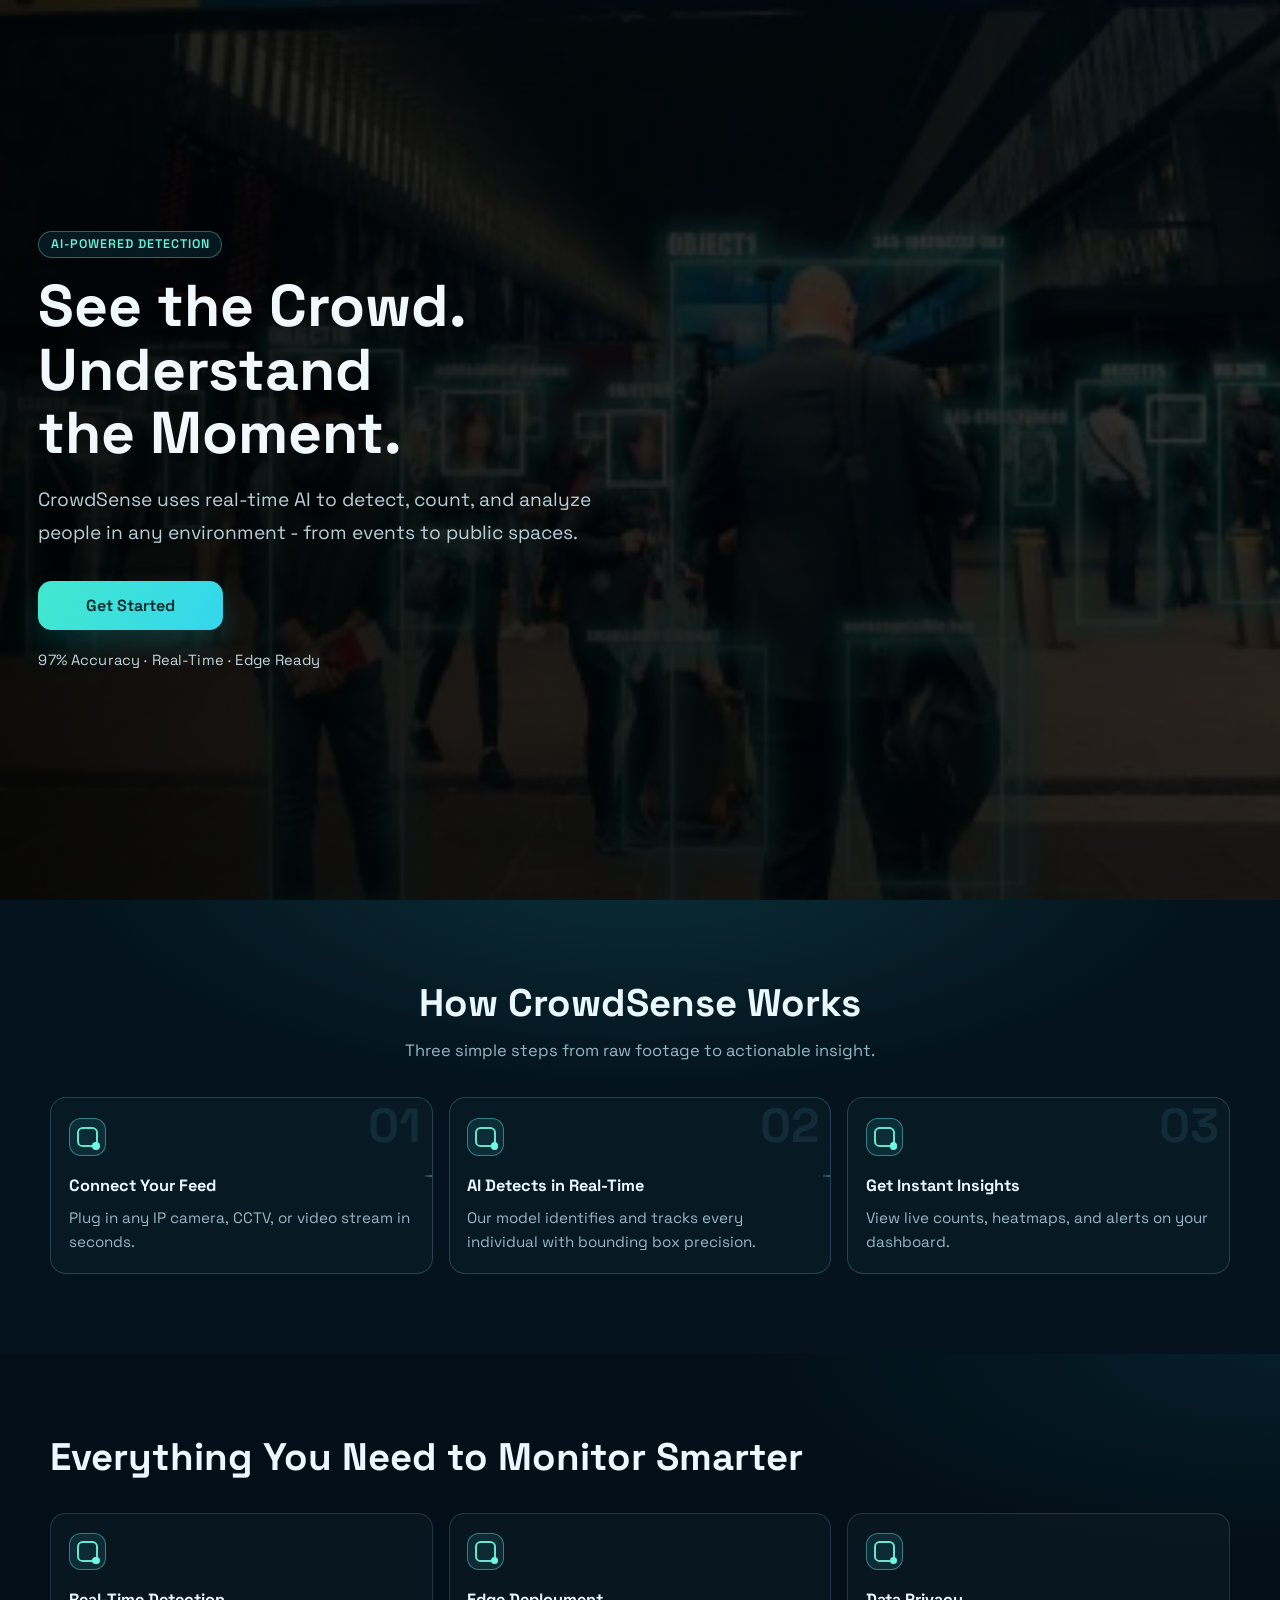
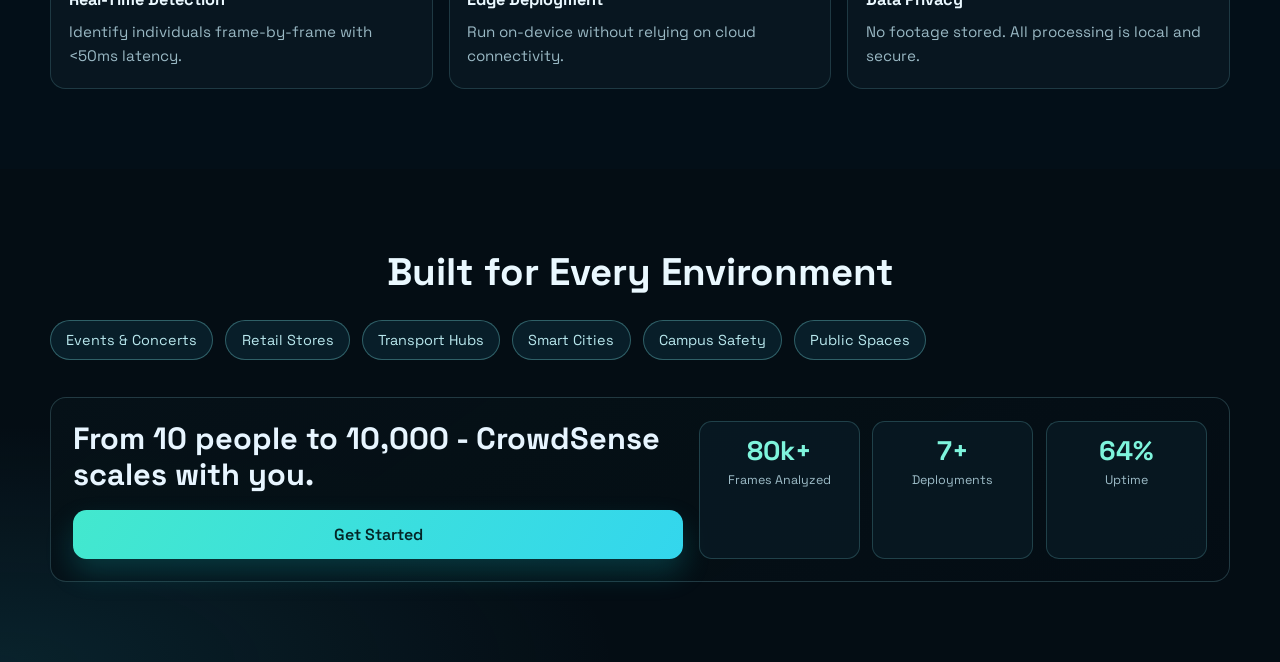
<file: Group5_Main/frontend_GrpNo.5/index.html>
<!DOCTYPE html>
<html lang="en">
  <head>
    <meta charset="UTF-8" />
    <meta name="viewport" content="width=device-width, initial-scale=1.0" />
    <title>CrowdSense - AI Crowd Detection</title>
    <link rel="preconnect" href="https://fonts.googleapis.com" />
    <link rel="preconnect" href="https://fonts.gstatic.com" crossorigin />
    <link
      href="https://fonts.googleapis.com/css2?family=Space+Grotesk:wght@400;500;600;700&display=swap"
      rel="stylesheet"
    />
    <link rel="stylesheet" href="styles.css" />
  </head>
  <body class="landing-body">
    <section class="landing-hero" aria-label="CrowdSense Hero Section">
      <div class="landing-content">
        <p class="landing-eyebrow">AI-Powered Detection</p>
        <h1 class="landing-title">See the Crowd. Understand the Moment.</h1>
        <p class="landing-subtitle">
          CrowdSense uses real-time AI to detect, count, and analyze people in any
          environment - from events to public spaces.
        </p>

        <div class="landing-actions">
          <a class="landing-btn landing-btn-primary" href="signup.html">Get Started</a>
        </div>

        <p class="landing-stats">97% Accuracy · Real-Time · Edge Ready</p>
      </div>
    </section>

    <section class="landing-section landing-section-works" aria-label="How CrowdSense Works">
      <div class="landing-wrap">
        <h2 class="landing-section-title center reveal">How CrowdSense Works</h2>
        <p class="landing-section-sub center reveal">Three simple steps from raw footage to actionable insight.</p>

        <div class="works-grid">
          <article class="works-card reveal">
            <span class="works-step-watermark">01</span>
            <span class="works-icon works-icon-feed" aria-hidden="true"></span>
            <h3>Connect Your Feed</h3>
            <p>Plug in any IP camera, CCTV, or video stream in seconds.</p>
          </article>

          <article class="works-card reveal">
            <span class="works-step-watermark">02</span>
            <span class="works-icon works-icon-ai" aria-hidden="true"></span>
            <h3>AI Detects in Real-Time</h3>
            <p>Our model identifies and tracks every individual with bounding box precision.</p>
          </article>

          <article class="works-card reveal">
            <span class="works-step-watermark">03</span>
            <span class="works-icon works-icon-insight" aria-hidden="true"></span>
            <h3>Get Instant Insights</h3>
            <p>View live counts, heatmaps, and alerts on your dashboard.</p>
          </article>
        </div>
      </div>
    </section>

    <section class="landing-section landing-section-features" aria-label="CrowdSense Features">
      <div class="landing-wrap">
        <h2 class="landing-section-title reveal">Everything You Need to Monitor Smarter</h2>

        <div class="features-grid">
          <article class="feature-card reveal">
            <span class="feature-icon feature-icon-1" aria-hidden="true"></span>
            <h3>Real-Time Detection</h3>
            <p>Identify individuals frame-by-frame with &lt;50ms latency.</p>
          </article>

          <article class="feature-card reveal">
            <span class="feature-icon feature-icon-5" aria-hidden="true"></span>
            <h3>Edge Deployment</h3>
            <p>Run on-device without relying on cloud connectivity.</p>
          </article>

          <article class="feature-card reveal">
            <span class="feature-icon feature-icon-6" aria-hidden="true"></span>
            <h3>Data Privacy</h3>
            <p>No footage stored. All processing is local and secure.</p>
          </article>
        </div>
      </div>
    </section>

    <section class="landing-section landing-section-usecases" aria-label="CrowdSense Use Cases">
      <div class="landing-wrap">
        <h2 class="landing-section-title center reveal">Built for Every Environment</h2>

        <div class="usecase-row" role="list" aria-label="Use Cases">
          <span class="usecase-pill reveal" role="listitem">Events &amp; Concerts</span>
          <span class="usecase-pill reveal" role="listitem">Retail Stores</span>
          <span class="usecase-pill reveal" role="listitem">Transport Hubs</span>
          <span class="usecase-pill reveal" role="listitem">Smart Cities</span>
          <span class="usecase-pill reveal" role="listitem">Campus Safety</span>
          <span class="usecase-pill reveal" role="listitem">Public Spaces</span>
        </div>

        <div class="scale-card reveal" id="scale-card">
          <div class="scale-copy">
            <p class="scale-copy-title">From 10 people to 10,000 - CrowdSense scales with you.</p>
            <a class="landing-btn landing-btn-primary" href="signup.html">Get Started</a>
          </div>

          <div class="scale-stats" id="scale-stats">
            <div class="scale-stat-item">
              <p class="scale-stat-number" data-target="100" data-suffix="k+">0</p>
              <p class="scale-stat-label">Frames Analyzed</p>
            </div>
            <div class="scale-stat-item">
              <p class="scale-stat-number" data-target="10" data-suffix="+">0</p>
              <p class="scale-stat-label">Deployments</p>
            </div>
            <div class="scale-stat-item">
              <p class="scale-stat-number" data-target="99" data-suffix="%">0</p>
              <p class="scale-stat-label">Uptime</p>
            </div>
          </div>
        </div>
      </div>
    </section>

    <script>
      (function () {
        const statContainer = document.getElementById("scale-stats");
        const revealElements = document.querySelectorAll(".reveal");

        if (window.matchMedia("(prefers-reduced-motion: reduce)").matches) {
          revealElements.forEach((el) => el.classList.add("in-view"));
        } else {
          const revealObserver = new IntersectionObserver(
            (entries, obs) => {
              entries.forEach((entry) => {
                if (entry.isIntersecting) {
                  entry.target.classList.add("in-view");
                  obs.unobserve(entry.target);
                }
              });
            },
            { threshold: 0.18, rootMargin: "0px 0px -8% 0px" }
          );

          revealElements.forEach((el, idx) => {
            el.style.setProperty("--reveal-delay", `${(idx % 6) * 70}ms`);
            revealObserver.observe(el);
          });
        }

        if (!statContainer) return;

        const counters = statContainer.querySelectorAll("[data-target]");
        let hasAnimated = false;

        const animateCounter = (el, duration) => {
          const target = Number(el.getAttribute("data-target")) || 0;
          const suffix = el.getAttribute("data-suffix") || "";
          const start = performance.now();
          const isDecimal = String(target).includes(".");

          const tick = (now) => {
            const progress = Math.min((now - start) / duration, 1);
            const eased = 1 - Math.pow(1 - progress, 3);
            const value = target * eased;
            el.textContent = (isDecimal ? value.toFixed(1) : Math.floor(value)) + suffix;
            if (progress < 1) requestAnimationFrame(tick);
          };

          requestAnimationFrame(tick);
        };

        const observer = new IntersectionObserver(
          (entries) => {
            entries.forEach((entry) => {
              if (entry.isIntersecting && !hasAnimated) {
                hasAnimated = true;
                counters.forEach((counter, idx) => animateCounter(counter, 1200 + idx * 250));
              }
            });
          },
          { threshold: 0.35 }
        );

        observer.observe(statContainer);
      })();
    </script>
  </body>
</html>
</file>
<file: Group5_Main/frontend_GrpNo.5/styles.css>
body.auth-body {
  font-family: "Space Grotesk", ui-sans-serif, system-ui, -apple-system, sans-serif;
  background-color: #050814;
  color: #f8fafc;
}

.auth-bg {
  position: relative;
  min-height: 100vh;
  background:
    radial-gradient(80% 70% at 50% -10%, rgba(37, 99, 235, 0.35), transparent 55%),
    radial-gradient(60% 60% at 15% 90%, rgba(76, 29, 149, 0.35), transparent 55%),
    #050814;
  overflow: hidden;
}

.auth-bg::before,
.auth-bg::after {
  content: "";
  position: absolute;
  width: 320px;
  height: 320px;
  border-radius: 999px;
  filter: blur(90px);
  opacity: 0.35;
  pointer-events: none;
}

.auth-bg::before {
  top: -120px;
  right: 10%;
  background: #2563eb;
}

.auth-bg::after {
  bottom: -140px;
  left: 12%;
  background: #4f46e5;
}

.auth-card {
  background: rgba(10, 14, 28, 0.85);
  border: 1px solid rgba(255, 255, 255, 0.06);
  box-shadow: 0 24px 70px rgba(4, 6, 18, 0.6);
  backdrop-filter: blur(10px);
}

.auth-input {
  width: 100%;
  border-radius: 0.75rem;
  border: 1px solid rgba(255, 255, 255, 0.08);
  background: rgba(15, 22, 40, 0.9);
  padding: 0.75rem 1rem;
  font-size: 0.875rem;
  color: #e2e8f0;
  transition: border-color 150ms ease, box-shadow 150ms ease;
  outline: none;
}

.auth-input::placeholder {
  color: #94a3b8;
}

.auth-input:focus {
  border-color: #3b82f6;
  box-shadow: 0 0 0 3px rgba(59, 130, 246, 0.2);
}

.auth-btn {
  display: inline-flex;
  align-items: center;
  justify-content: center;
  gap: 0.5rem;
  width: 100%;
  border-radius: 0.75rem;
  background: #2563eb;
  padding: 0.8rem 1rem;
  font-size: 0.9rem;
  font-weight: 600;
  color: #ffffff;
  transition: background 150ms ease, transform 150ms ease;
}

.auth-btn:hover {
  background: #1d4ed8;
  transform: translateY(-1px);
}

.auth-link {
  color: #60a5fa;
  transition: color 150ms ease;
}

.auth-link:hover {
  color: #93c5fd;
}

.fade-up {
  animation: fadeUp 0.7s ease both;
}

.fade-up.delay-1 {
  animation-delay: 0.1s;
}

.fade-up.delay-2 {
  animation-delay: 0.2s;
}

@keyframes fadeUp {
  from {
    opacity: 0;
    transform: translateY(16px);
  }
  to {
    opacity: 1;
    transform: translateY(0);
  }
}

body.dashboard-body {
  font-family: "Space Grotesk", ui-sans-serif, system-ui, -apple-system, sans-serif;
  background-color: #050814;
  color: #e2e8f0;
}

.dashboard-bg {
  min-height: 100vh;
  background:
    radial-gradient(70% 70% at 20% -10%, rgba(37, 99, 235, 0.2), transparent 60%),
    radial-gradient(60% 60% at 100% 10%, rgba(14, 165, 233, 0.12), transparent 55%),
    #050814;
}

.sidebar {
  background: linear-gradient(180deg, rgba(10, 14, 26, 0.95), rgba(8, 10, 20, 0.98));
  border-right: 1px solid rgba(148, 163, 184, 0.15);
}

.sidebar-link {
  color: #cbd5f5;
  transition: background 150ms ease, color 150ms ease;
}

.sidebar-link:hover {
  background: rgba(59, 130, 246, 0.08);
  color: #e2e8f0;
}

.sidebar-link.active {
  background: rgba(59, 130, 246, 0.2);
  color: #ffffff;
}

.dashboard-card {
  background: rgba(12, 18, 32, 0.95);
  border: 1px solid rgba(148, 163, 184, 0.16);
  border-radius: 1rem;
  box-shadow: 0 24px 60px rgba(4, 6, 16, 0.6);
}

.stat-chip {
  display: inline-flex;
  align-items: center;
  gap: 0.35rem;
  padding: 0.15rem 0.55rem;
  border-radius: 999px;
  font-size: 0.7rem;
}

.heatmap-grid {
  display: grid;
  grid-template-columns: repeat(14, minmax(0, 1fr));
  gap: 0.25rem;
}

.heat-cell {
  height: 16px;
  border-radius: 0.2rem;
  background: rgba(148, 163, 184, 0.1);
}

.heat-low {
  background: #0f766e;
}

.heat-med {
  background: #d97706;
}

.heat-high {
  background: #ef4444;
}

.heat-crit {
  background: #be123c;
}

.action-btn {
  border-radius: 0.75rem;
  border: 1px solid rgba(148, 163, 184, 0.2);
  padding: 0.55rem 0.9rem;
  font-size: 0.8rem;
  font-weight: 600;
  color: #e2e8f0;
  background: rgba(15, 23, 42, 0.8);
  transition: border-color 150ms ease, background 150ms ease;
}

.action-btn.primary {
  background: #2563eb;
  border-color: transparent;
  color: #ffffff;
}

.action-btn:hover {
  border-color: rgba(59, 130, 246, 0.6);
}

.action-btn.primary:hover {
  background: #1d4ed8;
}

.tab-link {
  position: relative;
  padding-bottom: 0.5rem;
  font-size: 0.85rem;
  color: #94a3b8;
  transition: color 150ms ease;
}

.tab-link:hover {
  color: #e2e8f0;
}

.tab-link.active {
  color: #60a5fa;
}

.tab-link.active::after {
  content: "";
  position: absolute;
  left: 0;
  right: 0;
  bottom: 0;
  height: 2px;
  border-radius: 999px;
  background: #3b82f6;
}

.upload-drop {
  border: 1px dashed rgba(148, 163, 184, 0.35);
  background: rgba(15, 23, 42, 0.75);
  border-radius: 1rem;
}

.status-pill {
  display: inline-flex;
  align-items: center;
  justify-content: center;
  padding: 0.2rem 0.6rem;
  border-radius: 999px;
  font-size: 0.7rem;
  font-weight: 600;
}

.status-critical {
  background: rgba(239, 68, 68, 0.15);
  color: #fca5a5;
}

.status-warning {
  background: rgba(245, 158, 11, 0.18);
  color: #facc15;
}

.status-normal {
  background: rgba(34, 197, 94, 0.15);
  color: #86efac;
}

.analytics-table {
  width: 100%;
  border-collapse: collapse;
  font-size: 0.8rem;
}

.analytics-table th,
.analytics-table td {
  padding: 0.75rem 0.5rem;
  text-align: left;
  border-bottom: 1px solid rgba(148, 163, 184, 0.12);
}

.analytics-table th {
  color: #94a3b8;
  font-weight: 500;
  font-size: 0.7rem;
  text-transform: uppercase;
  letter-spacing: 0.04em;
}

.setting-track {
  height: 6px;
  border-radius: 999px;
  background: rgba(148, 163, 184, 0.2);
  overflow: hidden;
}

.setting-track > span {
  display: block;
  height: 100%;
  border-radius: inherit;
}

.setting-track.safe > span {
  background: #22c55e;
}

.setting-track.warn > span {
  background: #f59e0b;
}

.setting-track.crit > span {
  background: #ef4444;
}

.toggle {
  position: relative;
  width: 38px;
  height: 20px;
  border-radius: 999px;
  background: rgba(148, 163, 184, 0.2);
  border: 1px solid rgba(148, 163, 184, 0.3);
}

.toggle::after {
  content: "";
  position: absolute;
  top: 2px;
  left: 2px;
  width: 14px;
  height: 14px;
  border-radius: 999px;
  background: #e2e8f0;
}

.toggle.on {
  background: rgba(59, 130, 246, 0.4);
  border-color: rgba(59, 130, 246, 0.6);
}

.toggle.on::after {
  left: 20px;
  background: #ffffff;
}

body.landing-body {
  margin: 0;
  font-family: "Space Grotesk", ui-sans-serif, system-ui, -apple-system, sans-serif;
  color: #e7f1f7;
  background: #020405;
}

.landing-hero {
  position: relative;
  isolation: isolate;
  min-height: 100vh;
  display: flex;
  align-items: center;
  padding: 2.5rem clamp(1rem, 3vw, 4rem);
  box-sizing: border-box;
}

.landing-hero::before {
  content: "";
  position: absolute;
  inset: 0;
  background-image: url("./public/hero.webp");
  background-size: cover;
  background-position: center;
  z-index: -2;
}

.landing-hero::after {
  content: "";
  position: absolute;
  inset: 0;
  background:
    linear-gradient(90deg, rgba(0, 0, 0, 0.82) 0%, rgba(0, 0, 0, 0.62) 42%, rgba(0, 0, 0, 0.5) 100%),
    linear-gradient(180deg, rgba(0, 0, 0, 0.48) 0%, rgba(0, 0, 0, 0.7) 100%);
  z-index: -1;
}

.landing-content {
  max-width: 620px;
  animation: landingFadeUp 0.8s ease both;
}

.landing-eyebrow {
  display: inline-block;
  margin: 0;
  padding: 0.3rem 0.7rem;
  border-radius: 999px;
  border: 1px solid rgba(110, 240, 222, 0.35);
  background: rgba(12, 52, 64, 0.45);
  color: #69f0d6;
  font-size: 0.78rem;
  font-weight: 600;
  letter-spacing: 0.08em;
  text-transform: uppercase;
}

.landing-title {
  margin: 1rem 0 0;
  color: #f1f9ff;
  font-size: clamp(2rem, 4.6vw, 4.2rem);
  line-height: 1.08;
  text-wrap: balance;
}

.landing-subtitle {
  margin: 1.2rem 0 0;
  color: #b8cfda;
  font-size: clamp(1rem, 1.5vw, 1.2rem);
  line-height: 1.7;
}

.landing-actions {
  margin-top: 2rem;
  display: flex;
  gap: 0.9rem;
  flex-wrap: wrap;
}

.landing-btn {
  display: inline-flex;
  align-items: center;
  justify-content: center;
  min-width: 145px;
  border-radius: 0.85rem;
  padding: 0.86rem 1.25rem;
  font-weight: 600;
  text-decoration: none;
  transition: transform 140ms ease, box-shadow 140ms ease, background 140ms ease;
}

.landing-btn:hover {
  transform: translateY(-2px);
}

.landing-btn-primary {
  color: #042627;
  background: linear-gradient(120deg, #43e8ce, #33d6ed);
  box-shadow: 0 14px 28px rgba(14, 175, 186, 0.24);
}

.landing-btn-primary:hover {
  box-shadow: 0 16px 32px rgba(14, 175, 186, 0.32);
}

.landing-btn-secondary {
  color: #d5f8f0;
  border: 1px solid rgba(113, 246, 227, 0.32);
  background: rgba(16, 57, 67, 0.35);
}

.landing-btn-secondary:hover {
  background: rgba(20, 78, 89, 0.52);
}

.landing-stats {
  margin: 1.35rem 0 0;
  color: #c2d5de;
  font-size: 0.92rem;
  letter-spacing: 0.01em;
}

@keyframes landingFadeUp {
  from {
    opacity: 0;
    transform: translateY(16px);
  }
  to {
    opacity: 1;
    transform: translateY(0);
  }
}

@media (max-width: 900px) {
  .landing-hero {
    padding-top: 2.25rem;
    padding-bottom: 2.25rem;
  }

  .landing-content {
    max-width: 100%;
  }
}

@media (max-width: 540px) {
  .landing-actions {
    flex-direction: column;
  }

  .landing-btn {
    width: 100%;
  }
}

.landing-wrap {
  width: min(1180px, 100% - 2rem);
  margin: 0 auto;
}

.landing-section {
  padding: 5rem 0;
}

.landing-section-works {
  background:
    radial-gradient(70% 80% at 50% -10%, rgba(37, 169, 174, 0.18), transparent 65%),
    #04131d;
}

.landing-section-features {
  background:
    radial-gradient(70% 80% at 100% 0%, rgba(22, 140, 157, 0.12), transparent 60%),
    #030f18;
}

.landing-section-usecases {
  background:
    radial-gradient(80% 80% at 0% 100%, rgba(30, 119, 140, 0.2), transparent 60%),
    #040d14;
  overflow-x: clip;
}

.landing-section-title {
  margin: 0;
  color: #eaf8ff;
  font-size: clamp(1.7rem, 3vw, 2.45rem);
  line-height: 1.2;
}

.landing-section-title.center,
.landing-section-sub.center {
  text-align: center;
}

.landing-section-sub {
  margin: 0.85rem 0 0;
  color: #95b8c5;
  font-size: 1.03rem;
}

.reveal {
  opacity: 0;
  transform: translateY(28px) scale(0.985);
  filter: blur(6px);
  transition:
    opacity 620ms ease,
    transform 620ms ease,
    filter 620ms ease;
  transition-delay: var(--reveal-delay, 0ms);
}

.reveal.in-view {
  opacity: 1;
  transform: translateY(0) scale(1);
  filter: blur(0);
}

.works-grid {
  margin-top: 2.25rem;
  display: grid;
  grid-template-columns: repeat(3, minmax(0, 1fr));
  gap: 1rem;
}

.works-card {
  position: relative;
  overflow: hidden;
  padding: 1.3rem 1.1rem 1.2rem;
  border: 1px solid rgba(105, 184, 196, 0.28);
  border-radius: 1rem;
  background: rgba(8, 28, 38, 0.75);
}

.works-card:not(:last-child)::after {
  content: "";
  position: absolute;
  right: -0.82rem;
  top: 44%;
  width: 1.25rem;
  height: 2px;
  background: linear-gradient(90deg, rgba(114, 235, 223, 0.15), rgba(114, 235, 223, 0.85));
}

.works-step-watermark {
  position: absolute;
  right: 0.65rem;
  top: 0.3rem;
  font-size: 3rem;
  line-height: 1;
  font-weight: 700;
  color: rgba(137, 235, 255, 0.09);
}

.works-icon,
.feature-icon {
  display: inline-block;
  width: 2.2rem;
  height: 2.2rem;
  border-radius: 0.75rem;
  border: 1px solid rgba(95, 213, 216, 0.5);
  background: rgba(21, 84, 98, 0.35);
  position: relative;
}

.works-icon::before,
.feature-icon::before {
  content: "";
  position: absolute;
  inset: 0.45rem;
  border: 2px solid rgba(116, 248, 226, 0.9);
  border-radius: 0.35rem;
}

.works-icon-feed::after,
.works-icon-ai::after,
.works-icon-insight::after,
.feature-icon-1::after,
.feature-icon-2::after,
.feature-icon-3::after,
.feature-icon-4::after,
.feature-icon-5::after,
.feature-icon-6::after {
  content: "";
  position: absolute;
  width: 0.45rem;
  height: 0.45rem;
  border-radius: 999px;
  background: #6ef8e6;
  right: 0.32rem;
  bottom: 0.32rem;
}

.works-card h3,
.feature-card h3 {
  margin: 0.9rem 0 0;
  color: #eaf8ff;
  font-size: 1.02rem;
}

.works-card p,
.feature-card p {
  margin: 0.6rem 0 0;
  color: #99b8c4;
  line-height: 1.6;
  font-size: 0.95rem;
}

.features-grid {
  margin-top: 2rem;
  display: grid;
  grid-template-columns: repeat(3, minmax(0, 1fr));
  gap: 1rem;
}

.feature-card {
  padding: 1.2rem 1.1rem;
  border: 1px solid rgba(110, 180, 193, 0.22);
  border-radius: 0.95rem;
  background: rgba(10, 24, 34, 0.88);
  transition: transform 160ms ease, border-color 160ms ease, box-shadow 160ms ease;
}

.feature-card:hover {
  transform: translateY(-4px);
  border-color: rgba(108, 242, 240, 0.7);
  box-shadow: 0 0 0 1px rgba(107, 240, 235, 0.35), 0 18px 34px rgba(10, 45, 58, 0.35);
}

.usecase-row {
  margin-top: 1.6rem;
  display: flex;
  gap: 0.75rem;
  overflow-x: auto;
  padding-bottom: 0.35rem;
  scrollbar-width: none;
  -ms-overflow-style: none;
}

.usecase-row::-webkit-scrollbar {
  width: 0;
  height: 0;
  display: none;
}

.usecase-pill {
  flex: 0 0 auto;
  padding: 0.6rem 0.95rem;
  border-radius: 999px;
  border: 1px solid rgba(120, 219, 221, 0.35);
  background: rgba(11, 38, 50, 0.72);
  color: #b9e8ee;
  font-size: 0.9rem;
  white-space: nowrap;
}

.scale-card {
  margin-top: 2rem;
  display: grid;
  grid-template-columns: 1.2fr 1fr;
  gap: 1rem;
  padding: 1.4rem;
  border-radius: 1rem;
  border: 1px solid rgba(120, 184, 194, 0.25);
  background: linear-gradient(145deg, rgba(6, 18, 24, 0.95), rgba(4, 13, 20, 0.88));
}

.scale-copy {
  display: flex;
  flex-direction: column;
  gap: 1rem;
  justify-content: center;
}

.scale-copy-title {
  margin: 0;
  font-size: clamp(1.35rem, 2.4vw, 2rem);
  line-height: 1.2;
  color: #e7f5ff;
  font-weight: 700;
}

.scale-stats {
  display: grid;
  grid-template-columns: repeat(3, minmax(0, 1fr));
  gap: 0.8rem;
}

.scale-stat-item {
  border-radius: 0.8rem;
  border: 1px solid rgba(102, 179, 185, 0.27);
  background: rgba(10, 30, 40, 0.65);
  padding: 0.8rem;
  text-align: center;
}

.scale-stat-number {
  margin: 0;
  font-size: clamp(1.4rem, 2.1vw, 2rem);
  color: #7ef4dc;
  font-weight: 700;
}

.scale-stat-label {
  margin: 0.2rem 0 0;
  color: #9ebdc8;
  font-size: 0.78rem;
}

@media (max-width: 980px) {
  .works-grid {
    grid-template-columns: 1fr;
  }

  .works-card:not(:last-child)::after {
    display: none;
  }

  .features-grid {
    grid-template-columns: 1fr;
  }

  .scale-card {
    grid-template-columns: 1fr;
  }
}

@media (max-width: 620px) {
  .landing-section {
    padding: 3.4rem 0;
  }

  .scale-stats {
    grid-template-columns: 1fr;
  }
}

@media (prefers-reduced-motion: reduce) {
  .reveal,
  .reveal.in-view {
    opacity: 1;
    transform: none;
    filter: none;
    transition: none;
  }
}
</file>
